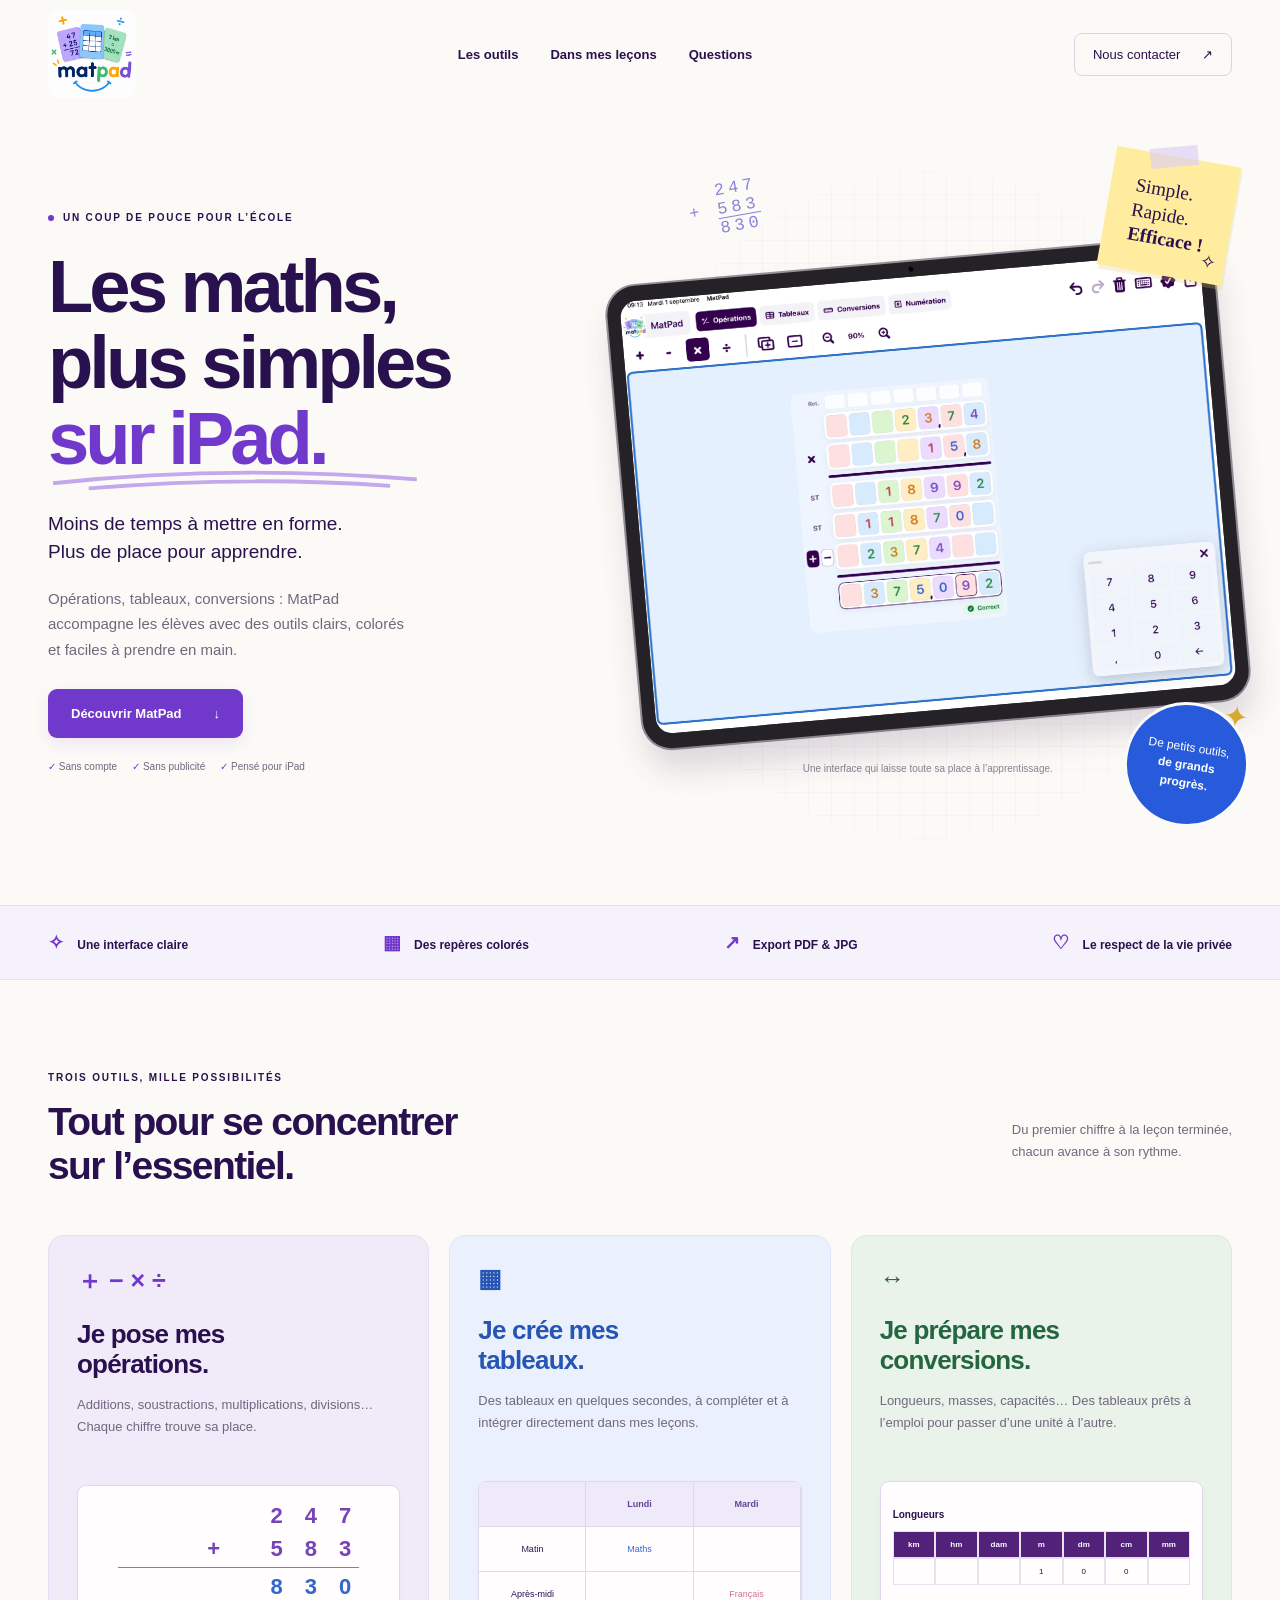
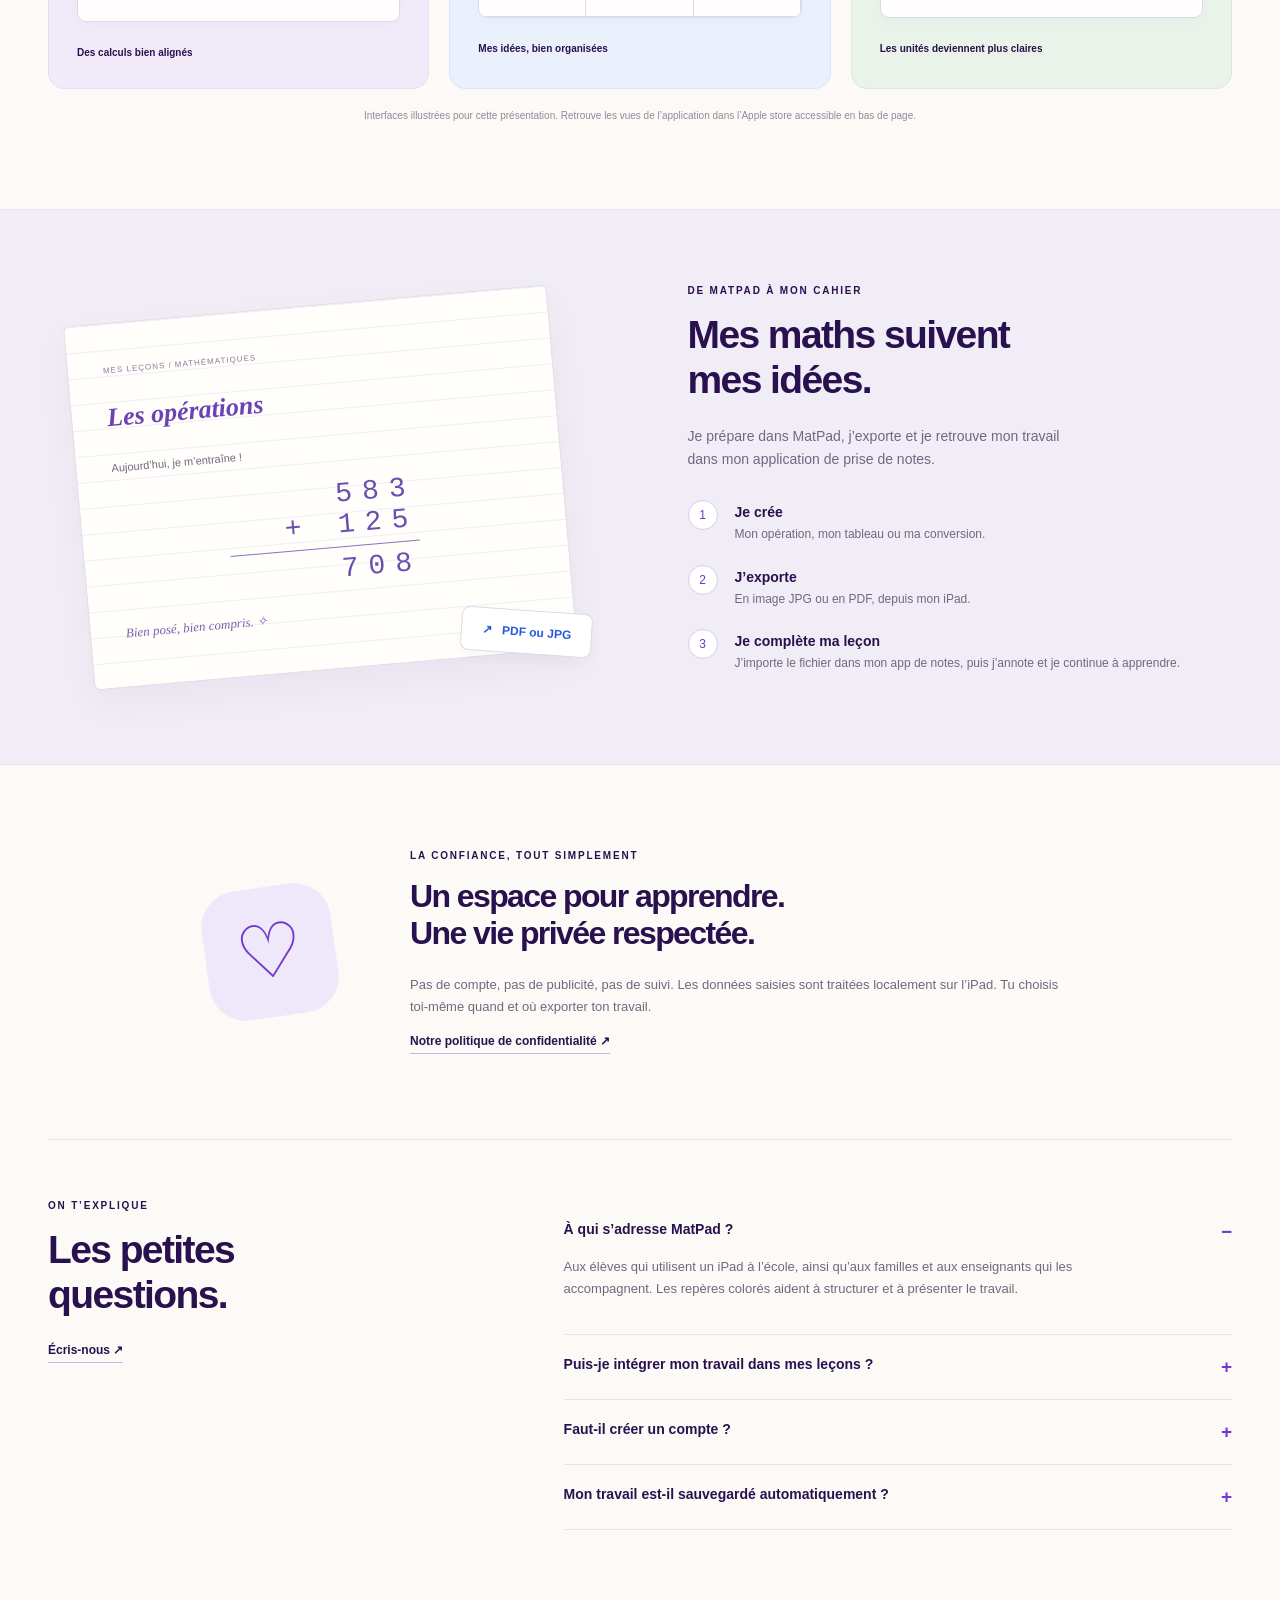
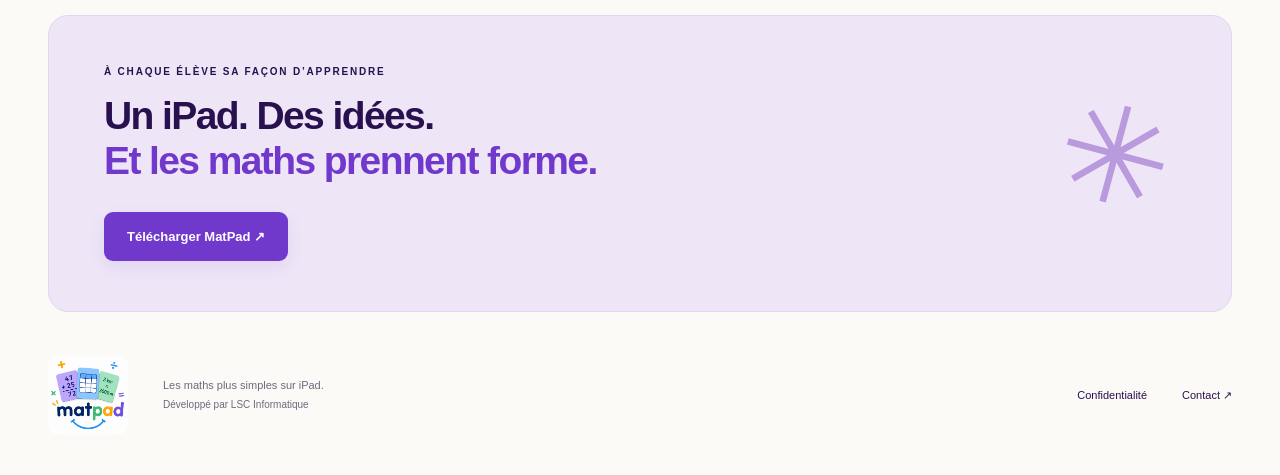
<file: index.html>
<!doctype html><html lang="fr"><head><meta charset="utf-8"><meta name="viewport" content="width=device-width,initial-scale=1"><meta name="description" content="MatPad : les maths plus simples sur iPad. Pose tes opérations, crée tes tableaux et prépare tes conversions pour les intégrer à tes leçons."><title>MatPad — Les maths plus simples sur iPad</title><link rel="stylesheet" href="style.css"></head><body>
<a class="skip" href="#contenu">Aller au contenu</a><header class="nav wrap"><a class="brand" href="#" aria-label="MatPad, accueil"><img class="brand-logo" src="assets/matpad-logo.png" alt="MatPad" width="88" height="88"></a><nav aria-label="Navigation principale"><a href="#outils">Les outils</a><a href="#lecons">Dans mes leçons</a><a href="#questions">Questions</a></nav><a class="nav-cta" href="mailto:contact@lscinformatique.fr">Nous contacter <span>↗</span></a></header>
<main id="contenu"><section class="hero wrap"><div class="hero-copy"><div class="eyebrow"><span></span> UN COUP DE POUCE POUR L’ÉCOLE</div><h1>Les maths,<br>plus simples<br><em>sur iPad.</em><svg viewBox="0 0 300 18" aria-hidden="true"><path d="M4 12 Q140 -3 290 9 M32 16 Q155 6 269 14"/></svg></h1><p>Moins de temps à mettre en forme.<br>Plus de place pour apprendre.</p><p class="intro">Opérations, tableaux, conversions : MatPad accompagne les élèves avec des outils clairs, colorés et faciles à prendre en main.</p><a class="button" href="#outils">Découvrir MatPad <span>↓</span></a><div class="hero-note"><span>✓ Sans compte</span><span>✓ Sans publicité</span><span>✓ Pensé pour iPad</span></div></div>
<div class="hero-art"><span class="scribble sum" aria-hidden="true">247<br>+ 583<br><span>830</span></span><div class="sticky">Simple.<br>Rapide.<br><strong>Efficace !</strong><span>✧</span></div><div class="tablet"><div class="camera"></div><a class="app-capture-link" href="assets/matpad-operations.png" target="_blank" rel="noopener" aria-label="Agrandir la capture de MatPad"><img class="app-capture" src="assets/matpad-operations.png" alt="MatPad sur iPad : multiplication posée de 23,74 par 15,8 avec repères colorés et clavier numérique" width="1674" height="1246"></a></div><div class="round-note">De petits outils,<br><strong>de grands<br>progrès.</strong><span>✦</span></div><span class="art-caption">Une interface qui laisse toute sa place à l’apprentissage.</span></div></section>
<div class="benefits"><div class="wrap"><span><b>✧</b> Une interface claire</span><span><b>▦</b> Des repères colorés</span><span><b>↗</b> Export PDF & JPG</span><span><b>♡</b> Le respect de la vie privée</span></div></div>
<section class="section wrap" id="outils"><div class="section-top"><div><div class="eyebrow">TROIS OUTILS, MILLE POSSIBILITÉS</div><h2>Tout pour se concentrer<br>sur l’essentiel.</h2></div><p>Du premier chiffre à la leçon terminée,<br>chacun avance à son rythme.</p></div><div class="cards"><article class="feature purple"><div class="card-heading"><b>＋ − × ÷</b></div><h3>Je pose mes <br>opérations.</h3><p>Additions, soustractions, multiplications, divisions… Chaque chiffre trouve sa place.</p><div class="mini math" aria-hidden="true"><div>2 4 7</div><div>+ &nbsp; 5 8 3</div><hr><div class="result">8 3 0</div></div><span class="tag">Des calculs bien alignés</span></article><article class="feature blue"><div class="card-heading"><b>▦</b></div><h3>Je crée mes <br>tableaux.</h3><p>Des tableaux en quelques secondes, à compléter et à intégrer directement dans mes leçons.</p><div class="mini grid" aria-hidden="true"><span></span><span>Lundi</span><span>Mardi</span><span>Matin</span><span>Maths</span><span></span><span>Après-midi</span><span></span><span>Français</span></div><span class="tag">Mes idées, bien organisées</span></article><article class="feature green"><div class="card-heading"><b>↔</b></div><h3>Je prépare mes <br>conversions.</h3><p>Longueurs, masses, capacités… Des tableaux prêts à l’emploi pour passer d’une unité à l’autre.</p><div class="mini conversion" aria-hidden="true"><strong>Longueurs</strong><div><b>km</b><b>hm</b><b>dam</b><b>m</b><b>dm</b><b>cm</b><b>mm</b><span></span><span></span><span></span><span>1</span><span>0</span><span>0</span><span></span></div></div><span class="tag">Les unités deviennent plus claires</span></article></div><p class="illustration-note">Interfaces illustrées pour cette présentation. Retrouve les vues de l’application dans l’Apple store accessible en bas de page.</p></section>
<section class="lesson-section" id="lecons"><div class="wrap lesson"><div class="lesson-visual"><div class="notebook"><span class="notebook-label">MES LEÇONS / MATHÉMATIQUES</span><h3>Les opérations</h3><p>Aujourd’hui, je m’entraîne !</p><div class="paper-sum">583<br>+ 125<hr>708</div><span class="handwritten">Bien posé, bien compris. ✧</span></div><span class="export-chip">↗ &nbsp; PDF ou JPG</span></div><div><div class="eyebrow">DE MATPAD À MON CAHIER</div><h2>Mes maths suivent<br>mes idées.</h2><p>Je prépare dans MatPad, j’exporte et je retrouve mon travail dans mon application de prise de notes.</p><ol class="steps"><li><span>1</span><div><h3>Je crée</h3><p>Mon opération, mon tableau ou ma conversion.</p></div></li><li><span>2</span><div><h3>J’exporte</h3><p>En image JPG ou en PDF, depuis mon iPad.</p></div></li><li><span>3</span><div><h3>Je complète ma leçon</h3><p>J’importe le fichier dans mon app de notes, puis j’annote et je continue à apprendre.</p></div></li></ol></div></div></section>
<section class="privacy wrap"><div class="privacy-icon">♡</div><div><div class="eyebrow">LA CONFIANCE, TOUT SIMPLEMENT</div><h2>Un espace pour apprendre.<br>Une vie privée respectée.</h2><p>Pas de compte, pas de publicité, pas de suivi. Les données saisies sont traitées localement sur l’iPad. Tu choisis toi-même quand et où exporter ton travail.</p><a class="text-link" href="confidentialite.html">Notre politique de confidentialité <span>↗</span></a></div></section>
<section class="section wrap faq-section" id="questions"><div><div class="eyebrow">ON T’EXPLIQUE</div><h2>Les petites<br>questions.</h2><a class="text-link" href="mailto:contact@lscinformatique.fr">Écris-nous ↗</a></div><div class="faqs"><details open><summary>À qui s’adresse MatPad ?</summary><p>Aux élèves qui utilisent un iPad à l’école, ainsi qu’aux familles et aux enseignants qui les accompagnent. Les repères colorés aident à structurer et à présenter le travail.</p></details><details><summary>Puis-je intégrer mon travail dans mes leçons ?</summary><p>Oui. Exporte ton travail en JPG ou en PDF, puis importe le fichier dans ton application de prise de notes via les options de partage d’iPadOS.</p></details><details><summary>Faut-il créer un compte ?</summary><p>Non, MatPad ne nécessite aucun compte utilisateur et n’utilise aucun service publicitaire ni système de suivi.</p></details><details><summary>Mon travail est-il sauvegardé automatiquement ?</summary><p>Les contenus sont conservés temporairement en mémoire pendant l’utilisation. Pense à exporter les opérations et les tableaux que tu souhaites garder.</p></details></div></section>
<section class="closing wrap"><span class="eyebrow">À CHAQUE ÉLÈVE SA FAÇON D’APPRENDRE</span><h2>Un iPad. Des idées.<br><em>Et les maths prennent forme.</em></h2><div><a class="button" href="https://apps.apple.com/fr/app/matpad/id6803865061"_blank" rel="noopener">Télécharger MatPad ↗</a></div><span class="closing-star" aria-hidden="true">✳</span></section></main>
<footer class="wrap"><a class="brand" href="#" aria-label="MatPad, accueil"><img class="brand-logo" src="assets/matpad-logo.png" alt="MatPad" width="88" height="88"></a><p>Les maths plus simples sur iPad.<br><small>Développé par <a href="https://www.lscinformatique.fr">LSC Informatique</a></small></p><a href="confidentialite.html">Confidentialité</a><a href="mailto:contact@lscinformatique.fr">Contact ↗</a></footer></body></html>
</file>
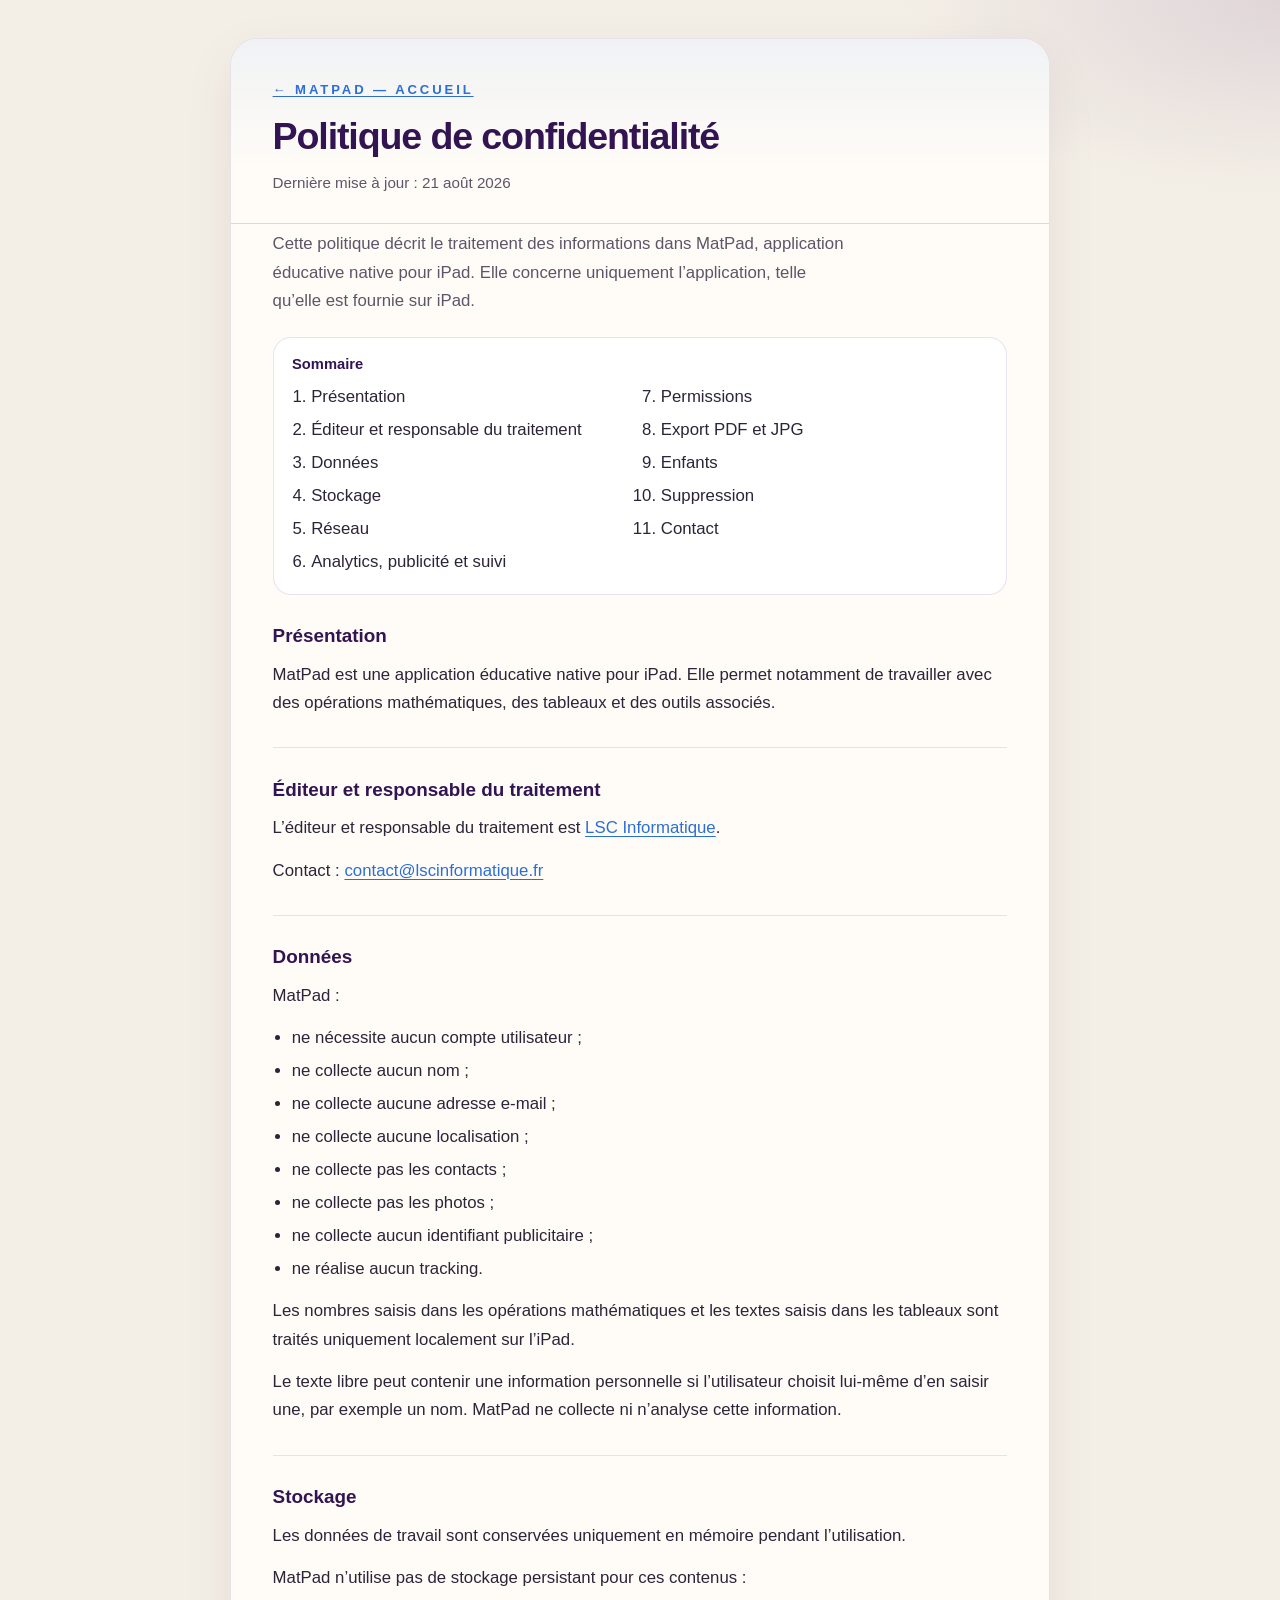
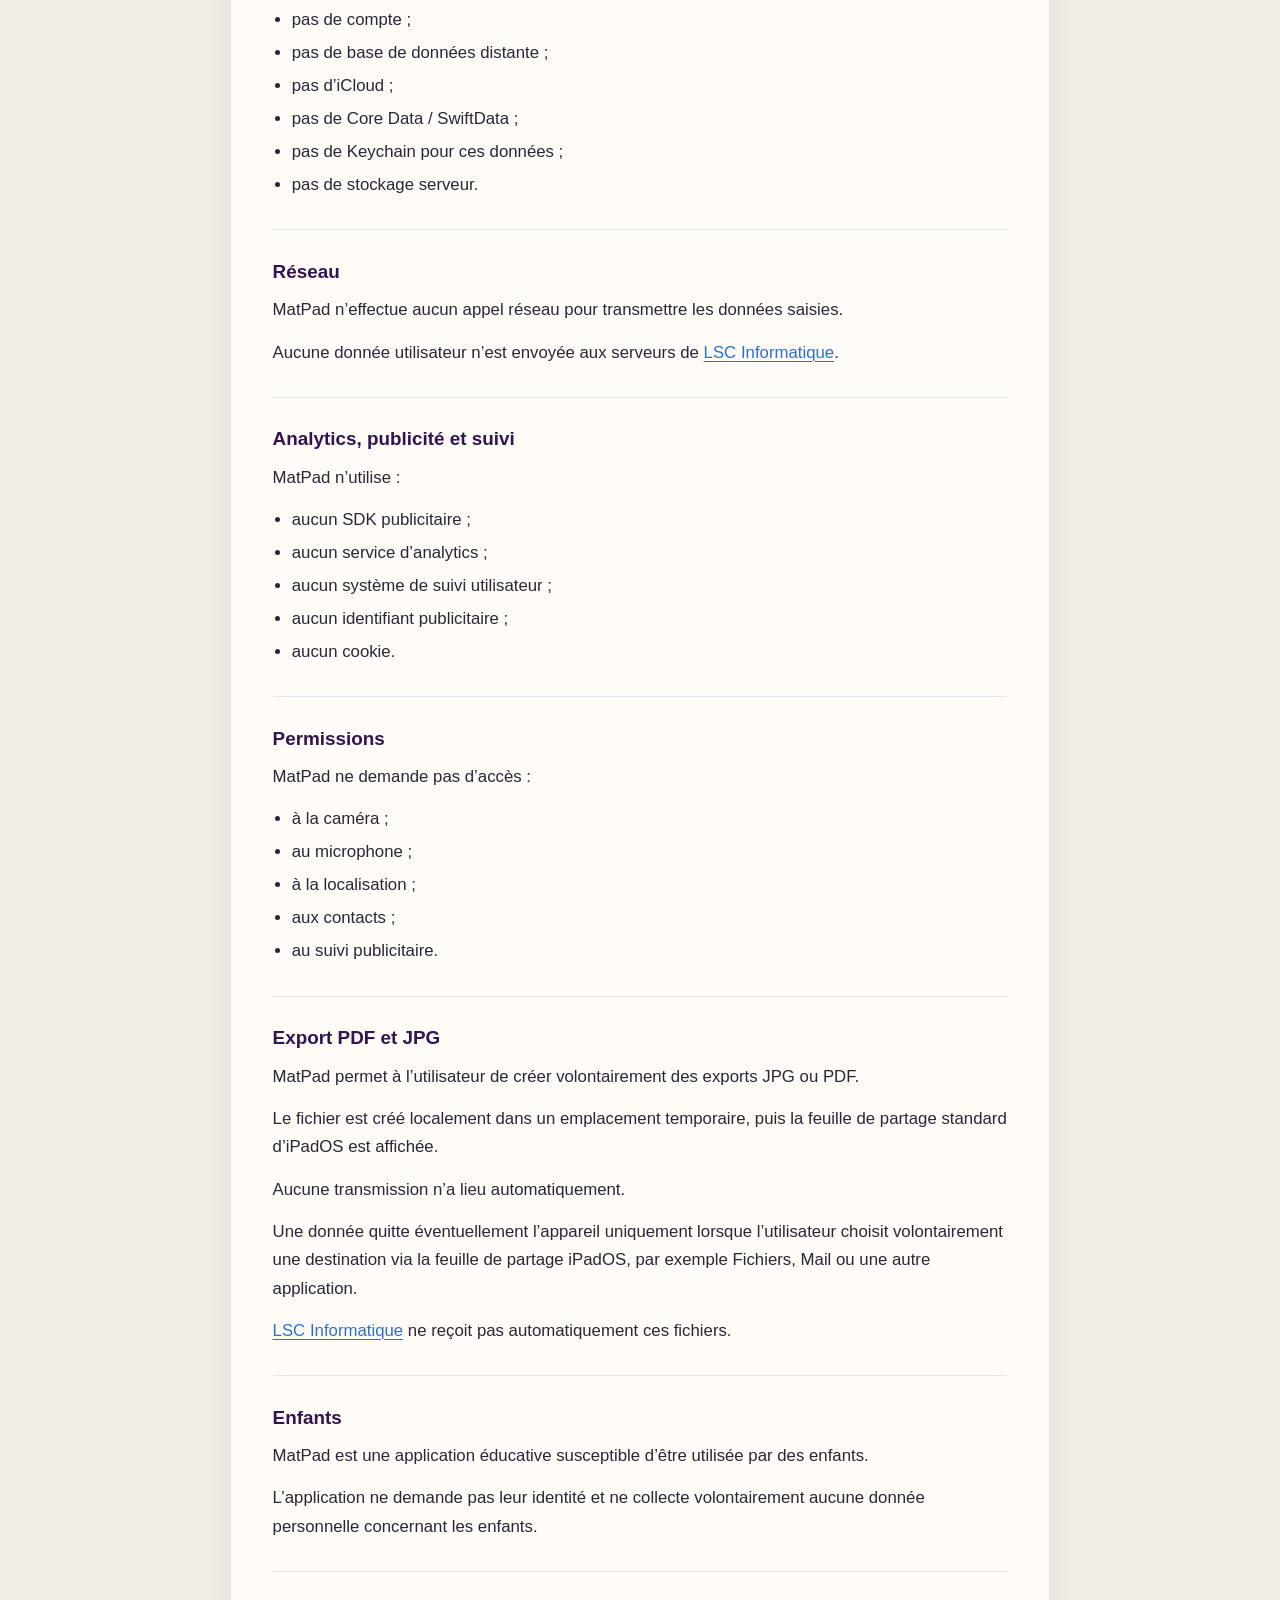
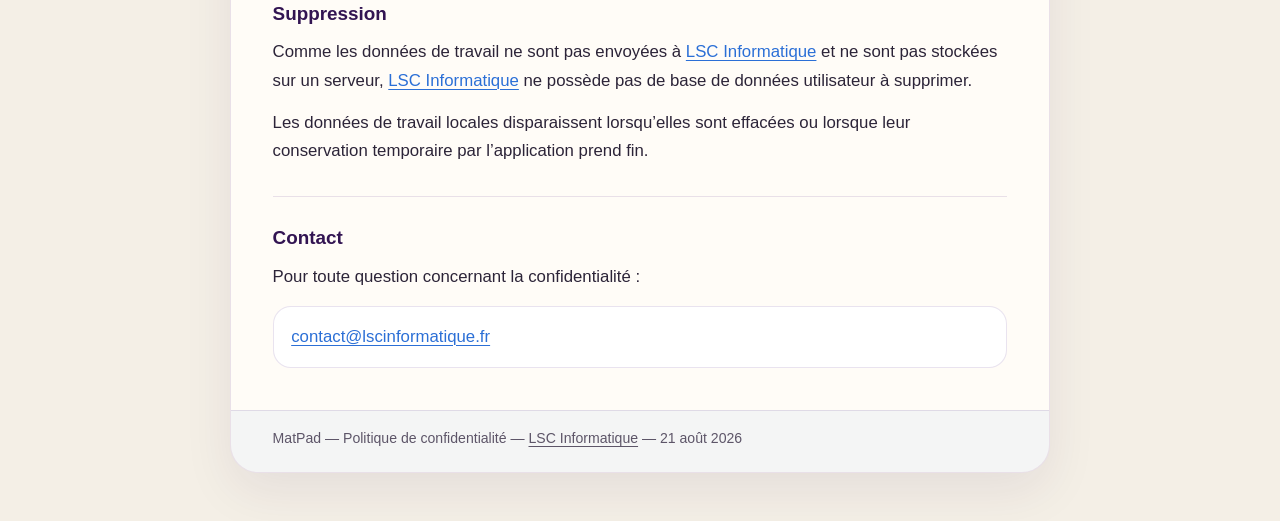
<file: confidentialite.html>
<!DOCTYPE html>
<html lang="fr">
<head>
  <meta charset="utf-8">
  <meta name="viewport" content="width=device-width, initial-scale=1">
  <meta name="description" content="Politique de confidentialité de MatPad, application éducative native pour iPad éditée par LSC Informatique.">
  <meta name="color-scheme" content="light">
  <title>Politique de confidentialité — MatPad</title>
  <style>
    :root {
      --purple: #4b1f7a;
      --purple-deep: #321452;
      --blue: #2b6fd6;
      --ink: #2c2438;
      --muted: #5d5568;
      --paper: #f4efe6;
      --sheet: #fffcf7;
      --card: #ffffff;
      --line: rgba(75, 31, 122, 0.12);
      --shadow: 0 18px 50px rgba(50, 20, 82, 0.08);
      --radius: 18px;
    }

    * {
      box-sizing: border-box;
    }

    html {
      scroll-behavior: smooth;
    }

    body {
      margin: 0;
      color: var(--ink);
      background:
        radial-gradient(900px 420px at 8% -8%, rgba(43, 111, 214, 0.16), transparent 58%),
        radial-gradient(740px 380px at 100% 0%, rgba(75, 31, 122, 0.12), transparent 52%),
        var(--paper);
      font-family: -apple-system, BlinkMacSystemFont, "Segoe UI", "Helvetica Neue", Helvetica, Arial, sans-serif;
      font-size: 1.05rem;
      line-height: 1.7;
    }

    a {
      color: var(--blue);
      text-decoration-thickness: 1px;
      text-underline-offset: 0.18em;
    }

    footer a {
      color: inherit;
    }

    footer a:hover,
    footer a:focus-visible {
      color: var(--purple);
    }

    a:hover,
    a:focus-visible {
      color: var(--purple);
    }

    .skip {
      position: absolute;
      left: 1rem;
      top: -4rem;
      z-index: 10;
      background: var(--purple-deep);
      color: #fff;
      padding: 0.55rem 0.9rem;
      border-radius: 10px;
    }

    .skip:focus {
      top: 1rem;
    }

    .page {
      width: min(820px, calc(100% - 2rem));
      margin: 1.6rem auto 2.4rem;
    }

    .sheet {
      background: var(--sheet);
      border: 1px solid var(--line);
      border-radius: 28px;
      box-shadow: var(--shadow);
      overflow: hidden;
    }

    .masthead {
      padding: 2.1rem 2rem 1.7rem;
      background:
        linear-gradient(180deg, rgba(43, 111, 214, 0.07), transparent 70%),
        var(--sheet);
      border-bottom: 1px solid var(--line);
    }

    .brand {
      margin: 0 0 0.85rem;
      color: var(--purple);
      font-size: 0.82rem;
      font-weight: 700;
      letter-spacing: 0.22em;
      text-transform: uppercase;
    }

    h1 {
      margin: 0 0 0.7rem;
      color: var(--purple-deep);
      font-size: clamp(1.7rem, 4.4vw, 2.35rem);
      line-height: 1.15;
      letter-spacing: -0.03em;
    }

    .updated {
      margin: 0;
      color: var(--muted);
      font-size: 0.95rem;
    }

    .intro {
      margin: 0;
      max-width: 62ch;
      color: var(--muted);
    }

    .toc {
      margin: 1.35rem 0 0;
      padding: 1.05rem 1.15rem;
      background: var(--card);
      border: 1px solid var(--line);
      border-radius: var(--radius);
    }

    .toc h2 {
      margin: 0 0 0.55rem;
      font-size: 0.92rem;
    }

    .toc ol {
      margin: 0;
      padding-left: 1.2rem;
      columns: 1;
      gap: 1.4rem;
    }

    .toc a {
      color: var(--ink);
      text-decoration: none;
    }

    .toc a:hover,
    .toc a:focus-visible {
      color: var(--blue);
      text-decoration: underline;
    }

    main {
      padding: 0.4rem 2rem 2.2rem;
    }

    section {
      padding: 1.55rem 0;
      border-bottom: 1px solid var(--line);
    }

    section:last-of-type {
      border-bottom: 0;
      padding-bottom: 0.4rem;
    }

    h2 {
      margin: 0 0 0.75rem;
      color: var(--purple-deep);
      font-size: 1.18rem;
      line-height: 1.3;
    }

    p {
      margin: 0 0 0.85rem;
    }

    p:last-child,
    ul:last-child {
      margin-bottom: 0;
    }

    ul {
      margin: 0 0 0.85rem;
      padding-left: 1.2rem;
    }

    li + li {
      margin-top: 0.28rem;
    }

    .card {
      margin-top: 0.9rem;
      padding: 1rem 1.1rem;
      background: var(--card);
      border: 1px solid var(--line);
      border-radius: var(--radius);
    }

    footer {
      padding: 1.05rem 2rem 1.3rem;
      background: rgba(43, 111, 214, 0.05);
      border-top: 1px solid var(--line);
      color: var(--muted);
      font-size: 0.88rem;
    }

    footer p {
      margin: 0;
    }

    @media (min-width: 720px) {
      .page {
        margin-top: 2.4rem;
        margin-bottom: 3rem;
      }

      .masthead,
      main,
      footer {
        padding-left: 2.6rem;
        padding-right: 2.6rem;
      }

      .masthead {
        padding-top: 2.5rem;
      }

      .toc ol {
        columns: 2;
      }

      section {
        padding: 1.85rem 0;
      }
    }

    @media (max-width: 519px) {
      body {
        font-size: 1rem;
      }

      .page {
        width: min(820px, calc(100% - 1.2rem));
        margin-top: 0.9rem;
      }

      .sheet {
        border-radius: 20px;
      }

      .masthead,
      main,
      footer {
        padding-left: 1.15rem;
        padding-right: 1.15rem;
      }
    }

    @media print {
      body {
        background: #fff;
      }

      .page {
        width: auto;
        margin: 0;
      }

      .sheet {
        border: 0;
        border-radius: 0;
        box-shadow: none;
      }

      .toc {
        break-inside: avoid;
      }
    }

    @media (prefers-reduced-motion: reduce) {
      html {
        scroll-behavior: auto;
      }
    }
  </style>
</head>
<body>
  <a class="skip" href="#contenu">Aller au contenu</a>

  <div class="page">
    <div class="sheet">
      <header class="masthead">
        <p class="brand"><a href="index.html">← MatPad — Accueil</a></p>
        <h1>Politique de confidentialité</h1>
        <p class="updated">Dernière mise à jour&nbsp;: 21 août 2026</p>
      </header>

      <main id="contenu">
        <p class="intro">Cette politique décrit le traitement des informations dans MatPad, application éducative native pour iPad. Elle concerne uniquement l’application, telle qu’elle est fournie sur iPad.</p>

        <nav class="toc" aria-label="Sommaire">
          <h2>Sommaire</h2>
          <ol>
            <li><a href="#presentation">Présentation</a></li>
            <li><a href="#editeur">Éditeur et responsable du traitement</a></li>
            <li><a href="#donnees">Données</a></li>
            <li><a href="#stockage">Stockage</a></li>
            <li><a href="#reseau">Réseau</a></li>
            <li><a href="#tracking">Analytics, publicité et suivi</a></li>
            <li><a href="#permissions">Permissions</a></li>
            <li><a href="#export">Export PDF et JPG</a></li>
            <li><a href="#enfants">Enfants</a></li>
            <li><a href="#suppression">Suppression</a></li>
            <li><a href="#contact">Contact</a></li>
          </ol>
        </nav>

        <article>
          <section id="presentation">
            <h2>Présentation</h2>
            <p>MatPad est une application éducative native pour iPad. Elle permet notamment de travailler avec des opérations mathématiques, des tableaux et des outils associés.</p>
          </section>

          <section id="editeur">
            <h2>Éditeur et responsable du traitement</h2>
            <p>L’éditeur et responsable du traitement est <a href="https://www.lscinformatique.fr" target="_blank" rel="noopener noreferrer">LSC Informatique</a>.</p>
            <p>Contact&nbsp;: <a href="mailto:contact@lscinformatique.fr">contact@lscinformatique.fr</a></p>
          </section>

          <section id="donnees">
            <h2>Données</h2>
            <p>MatPad&nbsp;:</p>
            <ul>
              <li>ne nécessite aucun compte utilisateur&nbsp;;</li>
              <li>ne collecte aucun nom&nbsp;;</li>
              <li>ne collecte aucune adresse e-mail&nbsp;;</li>
              <li>ne collecte aucune localisation&nbsp;;</li>
              <li>ne collecte pas les contacts&nbsp;;</li>
              <li>ne collecte pas les photos&nbsp;;</li>
              <li>ne collecte aucun identifiant publicitaire&nbsp;;</li>
              <li>ne réalise aucun tracking.</li>
            </ul>
            <p>Les nombres saisis dans les opérations mathématiques et les textes saisis dans les tableaux sont traités uniquement localement sur l’iPad.</p>
            <p>Le texte libre peut contenir une information personnelle si l’utilisateur choisit lui-même d’en saisir une, par exemple un nom. MatPad ne collecte ni n’analyse cette information.</p>
          </section>

          <section id="stockage">
            <h2>Stockage</h2>
            <p>Les données de travail sont conservées uniquement en mémoire pendant l’utilisation.</p>
            <p>MatPad n’utilise pas de stockage persistant pour ces contenus&nbsp;:</p>
            <ul>
              <li>pas de compte&nbsp;;</li>
              <li>pas de base de données distante&nbsp;;</li>
              <li>pas d’iCloud&nbsp;;</li>
              <li>pas de Core Data / SwiftData&nbsp;;</li>
              <li>pas de Keychain pour ces données&nbsp;;</li>
              <li>pas de stockage serveur.</li>
            </ul>
          </section>

          <section id="reseau">
            <h2>Réseau</h2>
            <p>MatPad n’effectue aucun appel réseau pour transmettre les données saisies.</p>
            <p>Aucune donnée utilisateur n’est envoyée aux serveurs de <a href="https://www.lscinformatique.fr" target="_blank" rel="noopener noreferrer">LSC Informatique</a>.</p>
          </section>

          <section id="tracking">
            <h2>Analytics, publicité et suivi</h2>
            <p>MatPad n’utilise&nbsp;:</p>
            <ul>
              <li>aucun SDK publicitaire&nbsp;;</li>
              <li>aucun service d’analytics&nbsp;;</li>
              <li>aucun système de suivi utilisateur&nbsp;;</li>
              <li>aucun identifiant publicitaire&nbsp;;</li>
              <li>aucun cookie.</li>
            </ul>
          </section>

          <section id="permissions">
            <h2>Permissions</h2>
            <p>MatPad ne demande pas d’accès&nbsp;:</p>
            <ul>
              <li>à la caméra&nbsp;;</li>
              <li>au microphone&nbsp;;</li>
              <li>à la localisation&nbsp;;</li>
              <li>aux contacts&nbsp;;</li>
              <li>au suivi publicitaire.</li>
            </ul>
          </section>

          <section id="export">
            <h2>Export PDF et JPG</h2>
            <p>MatPad permet à l’utilisateur de créer volontairement des exports JPG ou PDF.</p>
            <p>Le fichier est créé localement dans un emplacement temporaire, puis la feuille de partage standard d’iPadOS est affichée.</p>
            <p>Aucune transmission n’a lieu automatiquement.</p>
            <p>Une donnée quitte éventuellement l’appareil uniquement lorsque l’utilisateur choisit volontairement une destination via la feuille de partage iPadOS, par exemple Fichiers, Mail ou une autre application.</p>
            <p><a href="https://www.lscinformatique.fr" target="_blank" rel="noopener noreferrer">LSC Informatique</a> ne reçoit pas automatiquement ces fichiers.</p>
          </section>

          <section id="enfants">
            <h2>Enfants</h2>
            <p>MatPad est une application éducative susceptible d’être utilisée par des enfants.</p>
            <p>L’application ne demande pas leur identité et ne collecte volontairement aucune donnée personnelle concernant les enfants.</p>
          </section>

          <section id="suppression">
            <h2>Suppression</h2>
            <p>Comme les données de travail ne sont pas envoyées à <a href="https://www.lscinformatique.fr" target="_blank" rel="noopener noreferrer">LSC Informatique</a> et ne sont pas stockées sur un serveur, <a href="https://www.lscinformatique.fr" target="_blank" rel="noopener noreferrer">LSC Informatique</a> ne possède pas de base de données utilisateur à supprimer.</p>
            <p>Les données de travail locales disparaissent lorsqu’elles sont effacées ou lorsque leur conservation temporaire par l’application prend fin.</p>
          </section>

          <section id="contact">
            <h2>Contact</h2>
            <p>Pour toute question concernant la confidentialité&nbsp;:</p>
            <div class="card">
              <p><a href="mailto:contact@lscinformatique.fr">contact@lscinformatique.fr</a></p>
            </div>
          </section>
        </article>
      </main>

      <footer>
        <p>MatPad — Politique de confidentialité — <a href="https://www.lscinformatique.fr" target="_blank" rel="noopener noreferrer">LSC Informatique</a> — 21 août 2026</p>
      </footer>
    </div>
  </div>
</body>
</html>
</file>
<file: style.css>
:root{--ink:#29104e;--purple:#7138cc;--blue:#275bdc;--muted:#71677f;--line:#e7e0ef;--paper:#fcfaf7}*{box-sizing:border-box}html{scroll-behavior:smooth;scroll-padding-top:30px}body{margin:0;background:var(--paper);color:var(--ink);font-family:Arial,Helvetica,sans-serif;-webkit-font-smoothing:antialiased}a{color:inherit;text-decoration:none}a:focus-visible,summary:focus-visible{outline:3px solid #2861df;outline-offset:6px}.wrap{max-width:1192px;width:calc(100% - 96px);margin:auto}.nav{height:108px;display:flex;align-items:center;justify-content:space-between;gap:25px}.brand{font-size:31px;font-weight:850;letter-spacing:-1.5px;display:flex;align-items:center;gap:10px}.brand-dot{color:var(--purple);margin-left:-9px}.app-icon{height:40px;width:40px;background:#f1e9ff;border:1px solid #d8c2fb;border-radius:12px;display:grid;place-content:center;font-size:28px;color:var(--purple);position:relative}.app-icon span{position:absolute;right:3px;top:0;font-size:16px;color:#168641}nav{display:flex;gap:32px;font-size:13px;font-weight:600}.nav-cta{font-size:13px;border:1px solid #dcd3e5;padding:13px 18px;border-radius:8px}.nav-cta span{margin-left:18px}.hero{display:grid;grid-template-columns:.95fr 1.05fr;min-height:655px;align-items:center;padding:38px 0 66px;gap:25px}.eyebrow{font-size:10px;font-weight:750;letter-spacing:1.8px;display:flex;align-items:center;gap:9px}.eyebrow>span{width:6px;height:6px;background:var(--purple);border-radius:50%}h1{font-size:clamp(54px,5.8vw,79px);line-height:1.02;letter-spacing:-4px;margin:26px 0 26px;position:relative;width:max-content}em{font-style:normal;color:var(--purple)}h1 svg{position:absolute;width:95%;bottom:-14px;left:0;fill:none;stroke:#c3a8ec;stroke-width:3}p{font-size:15px;line-height:1.7;color:var(--muted)}.hero-copy>p:first-of-type{font-size:19px;line-height:1.5;color:var(--ink);margin-top:33px}.intro{max-width:360px}.button{display:inline-flex;background:var(--purple);color:white;border-radius:9px;padding:17px 23px;font-size:13px;font-weight:700;align-items:center;gap:32px;box-shadow:0 6px 16px #7138cc19;transition:transform .2s,background .2s}.button:hover{background:#5823af;transform:translateY(-2px)}.hero .button{margin-top:12px}.hero-note{display:flex;gap:15px;font-size:10px;color:var(--muted);margin-top:23px}.hero-note span::first-letter{color:var(--purple)}.hero-art{position:relative;padding:90px 0 65px;background-image:linear-gradient(#e7e0f144 1px,transparent 1px),linear-gradient(90deg,#e7e0f144 1px,transparent 1px);background-size:23px 23px;border-radius:50%;margin-top:25px}.tablet{position:relative;background:#242127;border-radius:29px;padding:15px 13px;transform:rotate(-5deg);box-shadow:2px 22px 32px #37214729,0 0 0 2px #97949c;max-width:520px}.camera{position:absolute;top:5px;left:50%;width:5px;height:5px;background:#050507;border-radius:50%}.screen{background:#f8f6fc;overflow:hidden;border-radius:17px;padding:9px 12px}.status{display:flex;justify-content:space-between;font-size:6px;color:#26212e}.appbar{display:flex;align-items:center;gap:12px;padding:15px 0 10px;font-size:8px}.appbar span:first-of-type{background:var(--purple);color:white;padding:5px 8px;border-radius:4px}.toolbar{display:flex;align-items:center;gap:9px;padding-bottom:10px;border-bottom:1px solid #ddd0ec}.toolbar b{background:#652695;color:white;width:22px;height:21px;text-align:center;border-radius:4px}.toolbar span{margin-left:auto;font-size:15px;color:#784695}.operation{border:1px solid #b2bce6;border-radius:7px;background:#edf1fc;margin-top:10px;padding:17px 40px}.operation small{display:block;font-size:8px;margin-bottom:12px;color:#716489}.digits{display:flex;gap:5px;margin:7px 0;position:relative}.digits i{font-style:normal;font-weight:600;flex:1;aspect-ratio:1/1;display:grid;place-content:center;border-radius:5px;border:2px solid white;background:#ffdedd;color:#2460d9;font-size:23px}.digits i:nth-of-type(3n + 2){background:#fff0b9}.digits i:nth-of-type(3n){background:#dcefd3}.digits i:nth-of-type(4){background:#d9eef4}.digits strong{position:absolute;left:-25px;top:7px;font-size:21px}.operation hr{border:0;border-top:2px solid #8f6aa8;margin:8px 0}.screen-footer{font-size:8px;padding-top:10px;color:#7c6b8e;display:flex;justify-content:space-between}.screen-footer span{font-size:15px}.sticky{position:absolute;right:0;top:7px;z-index:2;background:#ffec9e;padding:23px 25px;transform:rotate(10deg);font-family:Georgia,serif;font-size:19px;line-height:1.3;box-shadow:2px 4px 0 #dcca8040}.sticky:before{content:'';position:absolute;top:-9px;left:34px;width:48px;height:20px;background:#ddd0f4a8;transform:rotate(-15deg)}.sticky span{position:absolute;right:9px;bottom:8px}.scribble{font-family:monospace;font-size:17px;color:#8c81db;position:absolute;top:9px;left:65px;transform:rotate(-10deg);letter-spacing:4px;text-align:right}.sum>span{border-top:1px solid}.round-note{position:absolute;bottom:39px;right:-17px;background:#275bdc;color:white;border-radius:50%;width:125px;height:125px;display:flex;flex-direction:column;justify-content:center;text-align:center;font-size:12px;line-height:1.5;transform:rotate(9deg);border:3px solid var(--paper)}.round-note span{position:absolute;top:-18px;right:6px;color:#d4aa31;font-size:30px}.art-caption{display:block;font-size:10px;text-align:center;color:#8b8194;margin-top:38px}.benefits{border-top:1px solid var(--line);border-bottom:1px solid var(--line);background:#f6f2fb}.benefits>.wrap{display:flex;justify-content:space-between;padding:25px 0;gap:18px;font-size:12px;font-weight:600}.benefits b{font-size:19px;color:var(--purple);margin-right:10px}.section{padding-top:92px;padding-bottom:85px}h2{font-size:39px;line-height:1.15;letter-spacing:-1.6px;margin:17px 0 22px}.section-top{display:flex;justify-content:space-between;align-items:center;margin-bottom:24px}.section-top>p{font-size:13px}.cards{display:grid;grid-template-columns:repeat(3,1fr);gap:20px}.feature{border-radius:16px;padding:28px;background:#f0eaf9;border:1px solid #e7ddf6}.feature.blue{background:#eaf0fc;border-color:#dce6fc}.feature.green{background:#eaf3e9;border-color:#dae9d9}.card-heading{display:flex;align-items:center;justify-content:space-between;color:var(--purple)}.card-heading>span{font-size:11px;border:1px solid #cbb5e9;border-radius:50%;padding:8px}.card-heading>b{font-size:25px}.feature h3{font-size:26px;line-height:1.13;letter-spacing:-.8px;margin:23px 0 15px}.feature p{font-size:13px;min-height:66px}.blue .card-heading,.blue h3{color:#2655b4}.green .card-heading,.green h3{color:#236640}.mini{height:137px;background:#fffdfd;border-radius:9px;margin:25px 0 20px;border:1px solid #ded9e9;box-shadow:0 4px 12px #29104e05}.math{padding:13px 40px;text-align:right;letter-spacing:8px;font-size:22px;font-weight:600;line-height:1.5;color:#7444b8}.math hr{margin:2px 0;border:0;border-top:1px solid #8e74bb}.math .result{color:#3466ce}.grid{display:grid;grid-template-columns:repeat(3,1fr);overflow:hidden;font-size:9px}.grid span{display:grid;place-content:center;border-right:1px solid #ded9e9;border-bottom:1px solid #ded9e9}.grid span:nth-child(-n+3){background:#eeeaf9;color:#654497;font-weight:bold}.grid span:nth-child(5){color:#3564d9}.grid span:last-child{color:#ce718d}.conversion{padding:22px 12px}.conversion>strong{font-size:10px}.conversion>div{display:grid;grid-template-columns:repeat(7,1fr);margin-top:9px}.conversion b,.conversion span{border:1px solid #e5e2ed;text-align:center;font-size:8px;padding:8px 0}.conversion b{background:#52217a;color:white}.tag{font-size:10px;font-weight:600}.illustration-note{text-align:center;font-size:10px;margin:18px 0 0;color:#918999}.lesson-section{background:#f1edf6;border-block:1px solid #e8e0ef}.lesson{display:grid;grid-template-columns:1fr 1fr;gap:95px;padding:75px 0;align-items:center}.lesson>div>p{font-size:14px;max-width:405px}.lesson-visual{position:relative;padding:10px 30px}.notebook{background-color:#fffefa;background-image:linear-gradient(#cfd9ef66 1px,transparent 1px);background-size:100% 26px;border:1px solid #e3dce9;box-shadow:0 15px 35px #3721470b;min-height:365px;border-radius:6px;padding:35px;transform:rotate(-5deg)}.notebook-label{font-size:8px;letter-spacing:1px;color:#8b7b9c}.notebook h3{font-family:Georgia,serif;font-style:italic;font-size:26px;color:#6c43b4;margin-top:26px}.notebook p{font-size:11px}.paper-sum{font-family:monospace;font-size:28px;letter-spacing:10px;text-align:right;max-width:190px;margin:20px auto;color:#6551b0}.paper-sum hr{margin:6px 0;border:0;border-top:1px solid #8874bf}.handwritten{font-family:Georgia,serif;font-style:italic;font-size:13px;color:#7b61b3}.export-chip{position:absolute;bottom:26px;right:0;padding:14px 20px;color:var(--blue);background:white;border:1px solid #dfd9e8;border-radius:8px;box-shadow:0 5px 14px #34214f08;font-size:12px;font-weight:bold;transform:rotate(4deg)}.steps{list-style:none;padding:0;margin-top:28px}.steps li{display:flex;gap:17px;margin-top:20px}.steps li>span{background:white;border:1px solid #d8cce8;border-radius:50%;height:30px;min-width:30px;display:grid;place-content:center;font-size:12px;color:var(--purple)}.steps h3{font-size:14px;margin:4px 0}.steps p{font-size:12px;margin:0}.privacy{display:grid;grid-template-columns:160px 1fr;max-width:870px;gap:45px;align-items:center;padding-top:85px;padding-bottom:85px}.privacy-icon{background:#efe7fa;border-radius:36px;width:130px;height:130px;display:grid;place-content:center;color:var(--purple);font-size:75px;transform:rotate(-8deg)}.privacy h2{font-size:32px}.privacy p{font-size:13px}.text-link{font-size:12px;font-weight:600;display:inline-block;border-bottom:1px solid #c8b5e6;padding-bottom:5px}.faq-section{border-top:1px solid var(--line);display:grid;grid-template-columns:1fr 1.5fr;gap:70px;padding-top:60px}.faqs details{border-bottom:1px solid var(--line);padding:21px 0}.faqs summary{cursor:pointer;font-size:14px;font-weight:600;list-style:none;display:flex;justify-content:space-between;gap:20px}.faqs summary:after{content:'+';color:var(--purple);font-size:19px}.faqs details[open] summary:after{content:'−'}.faqs p{font-size:13px;max-width:520px}.closing{background:#eee6f7;border:1px solid #e2d5f2;border-radius:20px;padding:50px 55px;position:relative;overflow:hidden}.closing h2{font-size:39px}.closing>div{display:flex;align-items:center;gap:26px;margin-top:28px}.closing-star{position:absolute;right:60px;top:62px;font-size:135px;color:#b99adc;transform:rotate(15deg)}footer{display:flex;align-items:center;gap:35px;padding-top:43px;padding-bottom:40px}footer p{font-size:11px;margin-right:auto}footer small{font-size:10px}footer>a:not(.brand){font-size:11px}.skip{position:absolute;top:-70px;background:white;padding:15px;z-index:10}.skip:focus{top:10px}@media(min-width:1450px){.hero{min-height:720px}}@media(max-width:1000px){.wrap{width:calc(100% - 48px)}.hero{gap:15px}h1{font-size:60px}.operation{padding:15px 25px}.digits i{font-size:18px}.appbar{gap:7px;font-size:6px}.feature{padding:22px}.lesson{gap:40px}.closing-star{right:30px;font-size:95px}.hero-note{gap:8px;font-size:9px}}@media(max-width:720px){.wrap{width:calc(100% - 40px)}.nav{height:85px;gap:15px}.nav nav{display:none}.brand{font-size:27px}.nav-cta{font-size:11px;padding:11px}.nav-cta span{margin-left:4px}.hero{grid-template-columns:1fr;padding-top:25px;padding-bottom:40px}.hero-copy{text-align:center}.hero-copy>.eyebrow{justify-content:center;font-size:9px}h1{font-size:62px;letter-spacing:-3px;margin:25px auto}.hero-copy>p:first-of-type{font-size:18px}.intro{margin:15px auto;font-size:14px}.hero-note{justify-content:center;font-size:10px;gap:15px}.hero-art{max-width:510px;width:100%;margin:22px auto 0;padding:90px 9px 60px}.tablet{transform:rotate(-4deg)}.sticky{font-size:15px;right:12px;padding:15px 22px;top:10px}.sum{left:45px}.round-note{right:-5px;bottom:35px;width:102px;height:102px;font-size:10px}.art-caption{font-size:8px}.benefits>.wrap{display:grid;grid-template-columns:1fr 1fr;font-size:10px;padding:20px 0;gap:18px}.benefits b{font-size:15px;margin-right:5px}.section{padding-top:55px;padding-bottom:50px}.section-top{display:block}h2{font-size:32px}.section-top>p{font-size:12px}.cards{grid-template-columns:1fr;gap:15px}.feature{padding:26px}.feature h3 br{display:none}.feature h3{font-size:25px}.feature p{min-height:0;max-width:370px}.mini{max-width:340px;margin:22px auto}.tag{display:block;text-align:center}.lesson{grid-template-columns:1fr;gap:35px;padding:48px 0}.lesson-visual{max-width:390px;width:100%;margin:auto;order:2}.lesson h2{font-size:33px}.privacy{grid-template-columns:1fr;gap:15px;padding:55px 0}.privacy-icon{width:65px;height:65px;font-size:40px;border-radius:17px}.privacy h2{font-size:29px}.faq-section{grid-template-columns:1fr;gap:10px}.closing{padding:32px 25px}.closing h2{font-size:29px;position:relative;z-index:1}.closing .eyebrow{font-size:8px;max-width:210px}.closing-star{font-size:60px;right:15px;top:15px;opacity:.5}.closing>div{flex-direction:column;align-items:flex-start;gap:22px}footer{flex-wrap:wrap;gap:20px}footer p{width:calc(100% - 135px);margin-right:0}footer>a:not(.brand){font-size:11px}.operation{padding:15px 33px}}@media(prefers-reduced-motion:reduce){html{scroll-behavior:auto}*{transition:none!important}}

.brand-logo{display:block;width:88px;height:88px;object-fit:contain;border-radius:10px}footer .brand-logo{width:80px;height:80px}@media(max-width:720px){.nav .brand-logo{width:70px;height:70px}}

.app-capture-link{display:block;border-radius:17px;overflow:hidden}.app-capture{display:block;width:100%;height:auto}.hero-art .tablet{max-width:none}.hero-art .sticky{top:-15px}.hero-art .round-note{bottom:12px}.hero-art .art-caption{max-width:75%;margin-left:auto;margin-right:auto}@media(max-width:720px){.hero-art .sticky{top:0}.hero-art .round-note{bottom:8px}.app-capture-link{border-radius:12px}}
</file>
